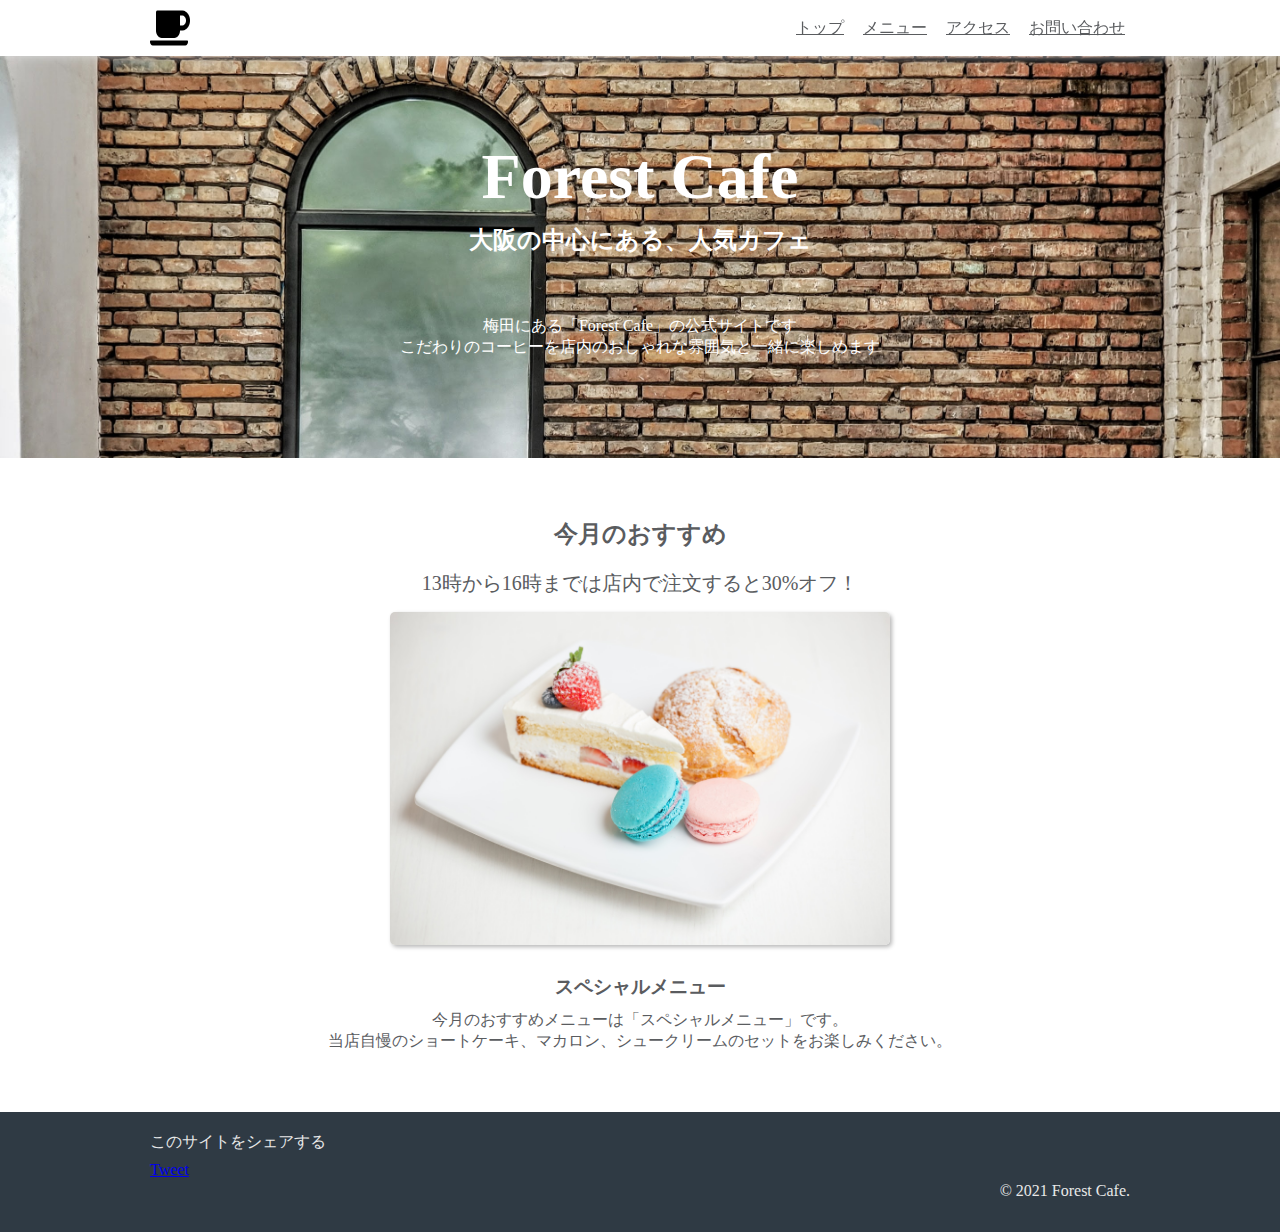
<file: index.html>
<!doctype html>

<html lang="ja">
	<head>
		<meta charset="UTF-8">
	    <title>Forest Cafe | トップページ</title>
	    <meta name="viewport" content="width=device-width, initial-scale=1">
	    <link rel="stylesheet" type="text/css" href="./css/common.css">
	    <link rel="stylesheet" type="text/css" href="./css/index.css">
	    <link rel="stylesheet" type="text/css" href="./css/responsive.css">
	</head>

	<body>
	    <div class="header">
	    	<div class ="container">
	    		<div class="header-left">
	    			<img class="header-logo" src="images/coffee.jpg" alt="Coffee">
	    		</div>
	    		<div class="header-right">
	    			<a href="index.html">トップ</a>
	    			<a href="menu.html">メニュー</a>
	    			<a href="access.html">アクセス</a>
	    			<a href="contact.html">お問い合わせ</a>
	    		</div>
	    		<div class="clear"></div>
	    	</div>
	    </div>
	    <div class="main-visual">
	    	<div class="container">
	    		<h1 class="top-title">Forest Cafe</h1>
	    		<h2 class="top-subtitle">大阪の中心にある、人気カフェ</h2>
	    		<p class="top-text">
	    			梅田にある「Forest Cafe」の公式サイトです
	    			<br>
	    			こだわりのコーヒーを店内のおしゃれな雰囲気と一緒に楽しめます
	    		</p>
	    	</div>
	    </div>
	    <div class="main">
	    	<div class="container">
	    		<h2>今月のおすすめ</h2>
	    		<p class="time" id="discount"></p>
	    		<img class="main-image" alt="specialmenu" src="images/special.jpeg">
	    		<h3>スペシャルメニュー</h3>
	    		<p>
	    			今月のおすすめメニューは「スペシャルメニュー」です。
	    			<br>
	    			当店自慢のショートケーキ、マカロン、シュークリームのセットをお楽しみください。
	    		</p>
	    	</div>
	    </div>
	    <div class="footer">
	    	<div class="container">
	    		<div class=footer-left>
	    			<p>このサイトをシェアする</p>
	    			<a href="https://twitter.com/share?ref_src=twsrc%5Etfw" class="twitter-share-button" data-text="Forest Cafe" data-show-count="false">Tweet</a><script async src="https://platform.twitter.com/widgets.js" charset="utf-8"></script>
	    		</div>
	    		<div class="footer-right">
	    			&copy; 2021 Forest Cafe.
	    		</div>
	    		<div class="clear"></div>
	    	</div>
	    </div>
	    <script src="script.js"></script>
	</body>
</html>
</file>
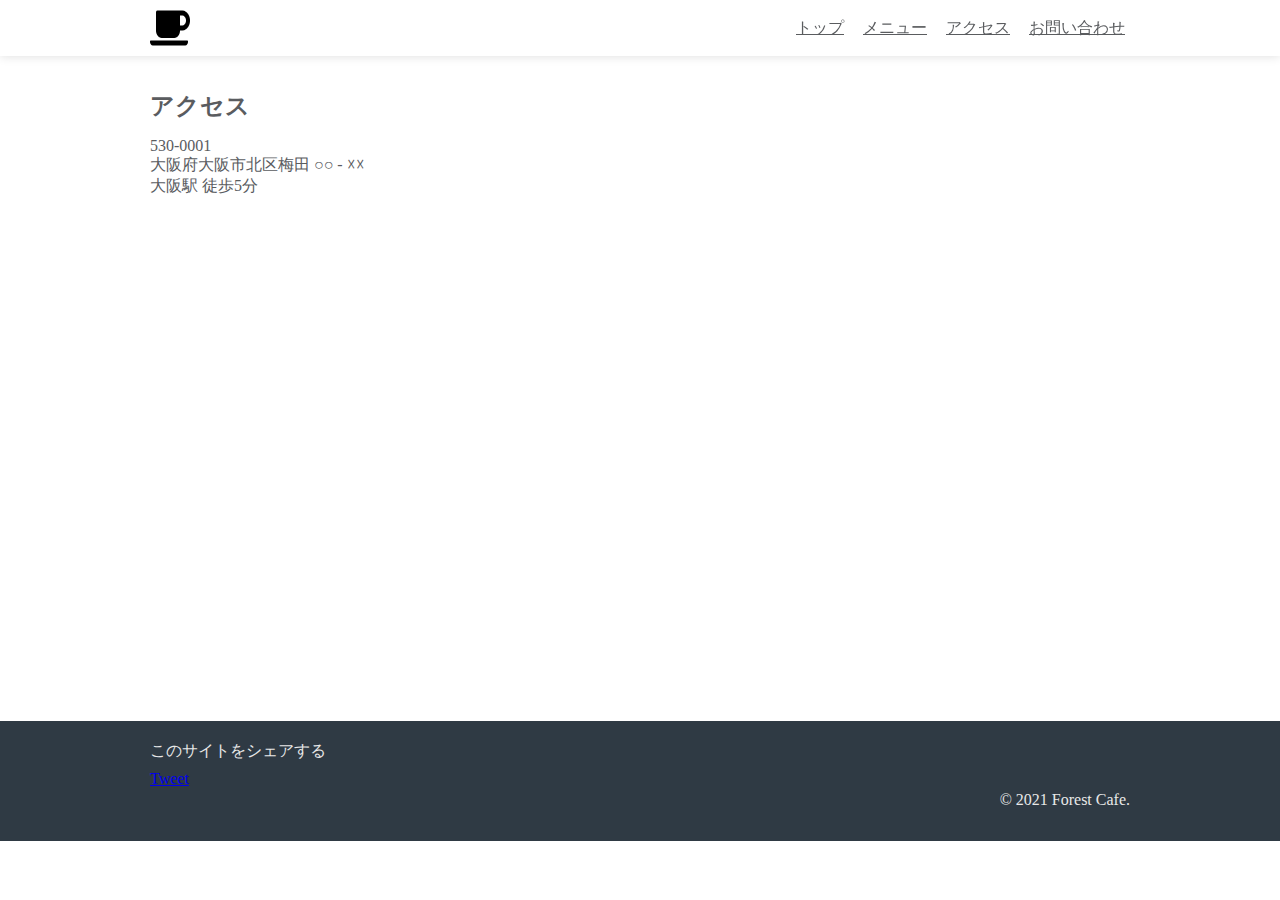
<file: access.html>
<!doctype html>

<html lang="ja">
	<head>
		<meta charset="UTF-8">
	    <title>Forest Cafe | アクセス</title>
	    <meta name="viewport" content="width=device-width, initial-scale=1">
	    <link rel="stylesheet" type="text/css" href="./css/common.css">
	    <link rel="stylesheet" type="text/css" href="./css/access.css">
	    <link rel="stylesheet" type="text/css" href="./css/responsive.css">
	</head>

	<body>
	    <div class="header">
	    	<div class ="container">
	    		<div class="header-left">
	    			<img class="header-logo" src="images/coffee.jpg" alt="Coffee">
	    		</div>
	    		<div class="header-right">
	    			<a href="index.html">トップ</a>
	    			<a href="menu.html">メニュー</a>
	    			<a href="access.html">アクセス</a>
	    			<a href="contact.html">お問い合わせ</a>
	    		</div>
	    		<div class="clear"></div>
	    	</div>
	    </div>
	    <div class="access">
	    	<div class="container">
	    		<h2 class="access-title">アクセス</h2>
	    		<p class="access-text">
	    			530-0001
	    			<br>
	    			大阪府大阪市北区梅田 ○○ - ☓☓
	    			<br>
	    			大阪駅 徒歩5分
	    		</p>
	    		<div class="google-map">
	    			<iframe src="https://www.google.com/maps/embed?pb=!1m18!1m12!1m3!1d3280.1066533760604!2d135.493761915483!3d34.70248979062981!2m3!1f0!2f0!3f0!3m2!1i1024!2i768!4f13.1!3m3!1m2!1s0x6000e68d95e3a70b%3A0x1baec822e859c84a!2z5aSn6Ziq6aeF!5e0!3m2!1sja!2sjp!4v1638961978655!5m2!1sja!2sjp" width="600" height="450" style="border:0;" allowfullscreen="" loading="lazy"></iframe>
	    		</div>
	    	</div>
	    </div>
	    <div class="footer">
	    	<div class="container">
	    		<div class=footer-left>
	    			<p>このサイトをシェアする</p>
	    			<a href="https://twitter.com/share?ref_src=twsrc%5Etfw" class="twitter-share-button" data-text="Forest Cafe" data-show-count="false">Tweet</a><script async src="https://platform.twitter.com/widgets.js" charset="utf-8"></script>
	    		</div>
	    		<div class="footer-right">
	    			&copy; 2021 Forest Cafe.
	    		</div>
	    		<div class="clear"></div>
	    	</div>
	    </div>
	</body>
</html>
</file>
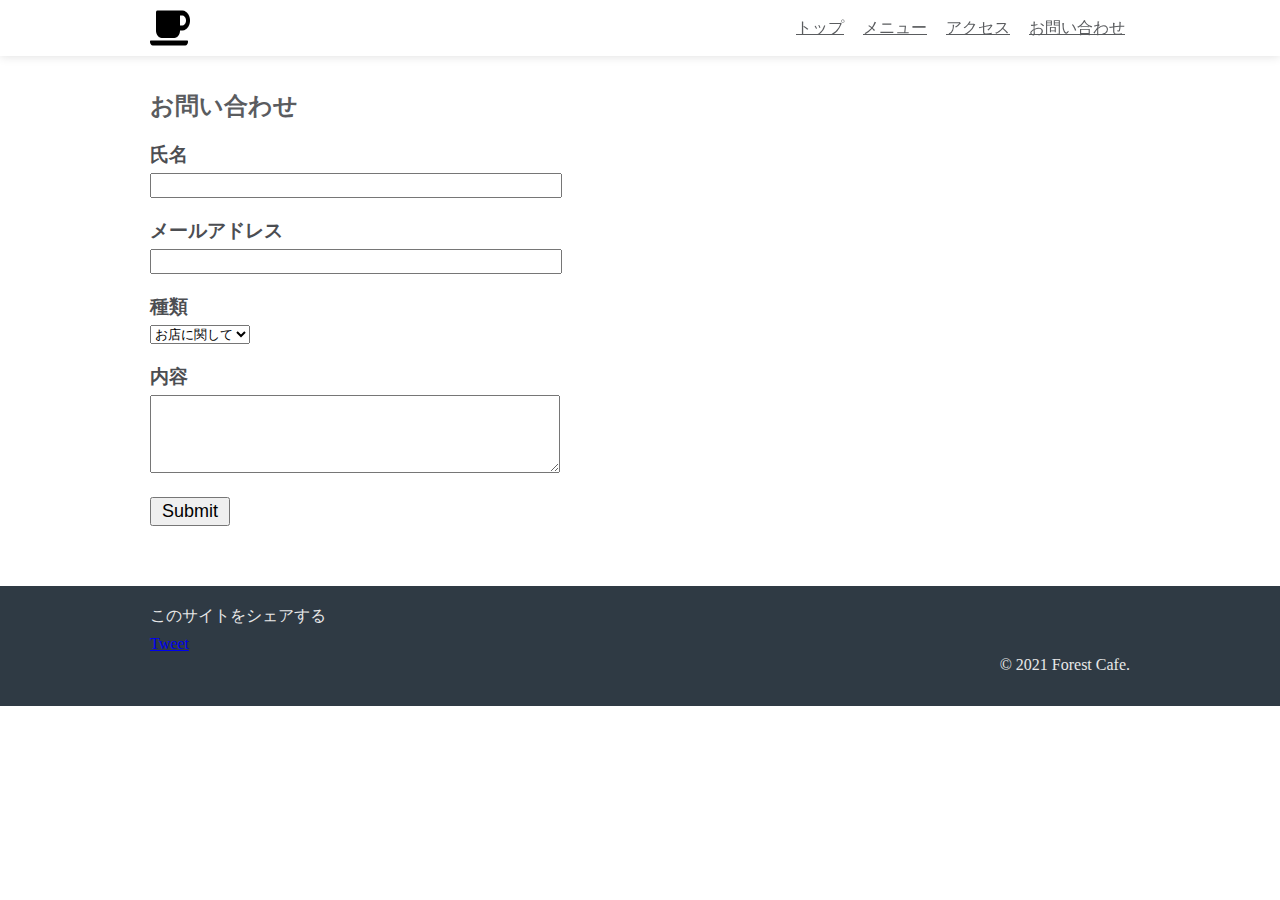
<file: contact.html>
<!doctype html>

<html lang="ja">
	<head>
		<meta charset="UTF-8">
	    <title>Forest Cafe | お問い合わせ</title>
	    <meta name="viewport" content="width=device-width, initial-scale=1">
	     <link rel="stylesheet" type="text/css" href="./css/common.css">
	    <link rel="stylesheet" type="text/css" href="./css/contact.css">
	    <link rel="stylesheet" type="text/css" href="./css/responsive.css">
	</head>

	<body>
	    <div class="header">
	    	<div class ="container">
	    		<div class="header-left">
	    			<img class="header-logo" src="images/coffee.jpg" alt="Coffee">
	    		</div>
	    		<div class="header-right">
	    			<a href="index.html">トップ</a>
	    			<a href="menu.html">メニュー</a>
	    			<a href="access.html">アクセス</a>
	    			<a href="contact.html">お問い合わせ</a>
	    		</div>
	    		<div class="clear"></div>
	    	</div>
	    </div>
	    <div class="contact">
	    	<div class="container">
	    		<h2 class="contact-title">お問い合わせ</h2>
	    		<form class="contact-form">
	    			<h3>氏名</h3>
	    			<input type="text">
	    			<h3>メールアドレス</h3>
	    			<input type="email">
	    			<h3>種類</h3>
	    			<select>
	    				<option>お店に関して</option>
	    				<option>採用に関して</option>
	    				<option>その他</option>
	    			</select>
	    			<h3>内容</h3>
	    			<textarea rows="4"></textarea>
	    			<br>
	    			<input type="submit" class="submit-button">
	    		</form>
	    	</div>
	    </div>
	    <div class="footer">
	    	<div class="container">
	    		<div class=footer-left>
	    			<p>このサイトをシェアする</p>
	    			<a href="https://twitter.com/share?ref_src=twsrc%5Etfw" class="twitter-share-button" data-text="Forest Cafe" data-show-count="false">Tweet</a><script async src="https://platform.twitter.com/widgets.js" charset="utf-8"></script>
	    		</div>
	    		<div class="footer-right">
	    			&copy; 2021 Forest Cafe.
	    		</div>
	    		<div class="clear"></div>
	    	</div>
	    </div>
	</body>
</html>
</file>
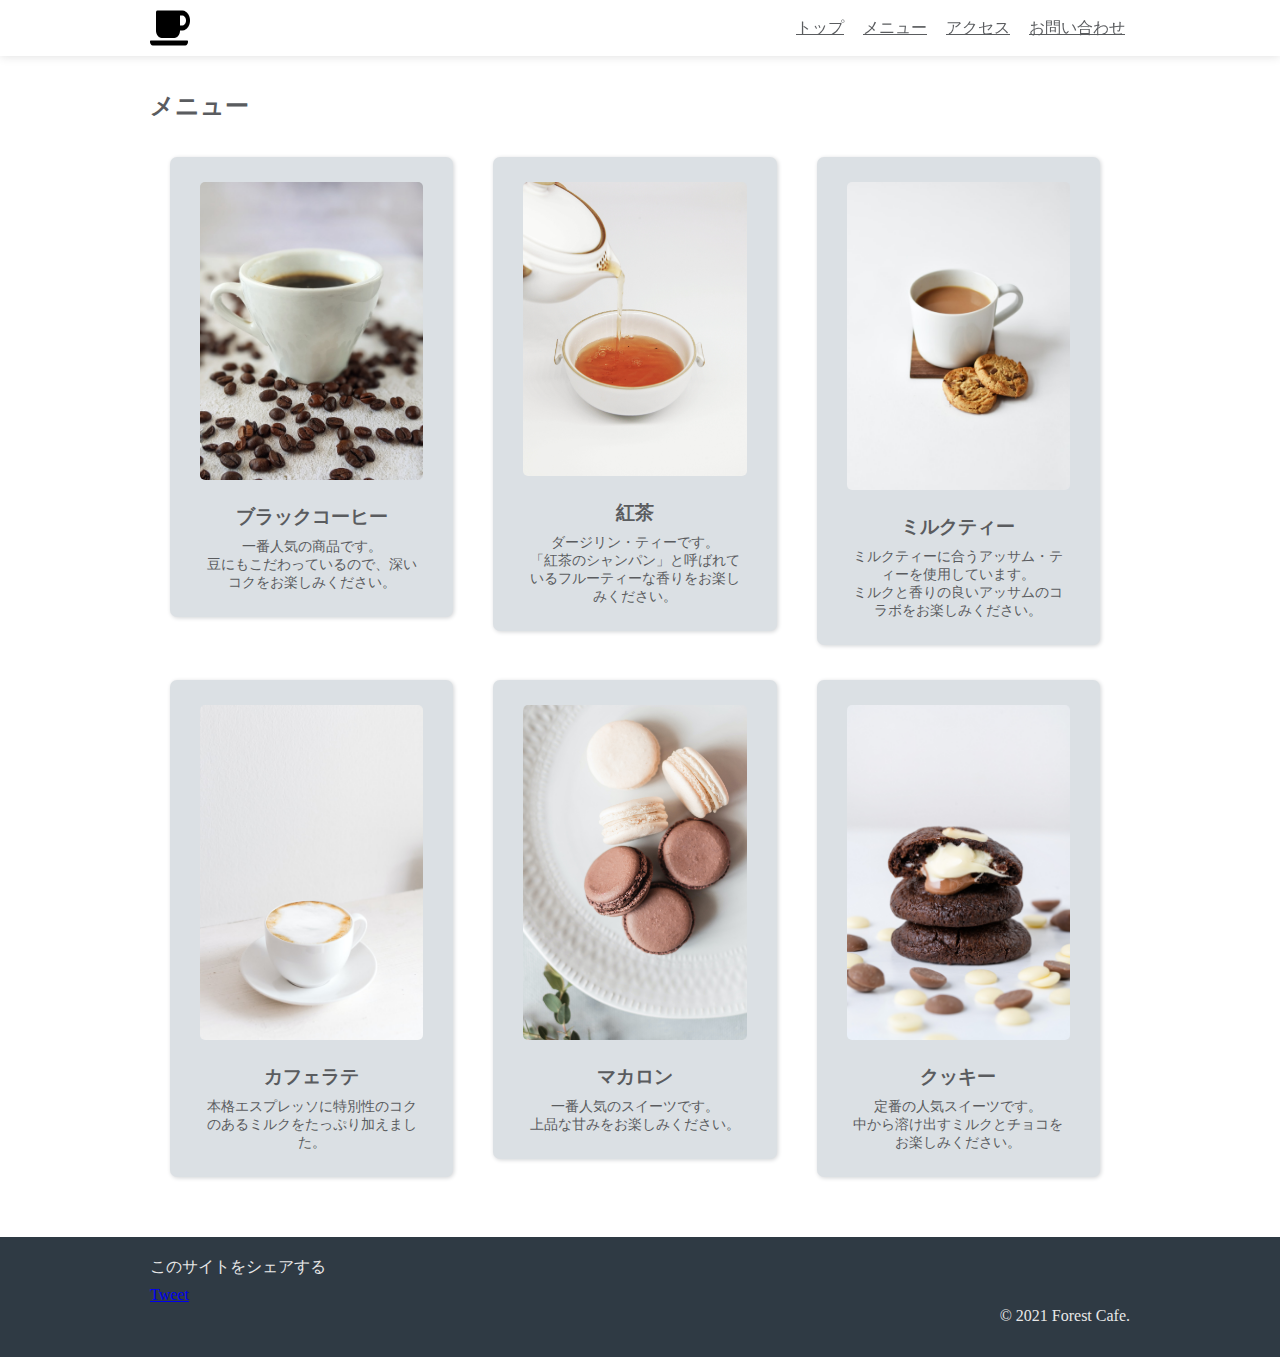
<file: menu.html>
<!doctype html>

<html lang="ja">
	<head>
		<meta charset="UTF-8">
	    <title>Forest Cafe | メニュー</title>
	    <meta name="viewport" content="width=device-width, initial-scale=1">
	    <link rel="stylesheet" type="text/css" href="./css/common.css">
	    <link rel="stylesheet" type="text/css" href="./css/menu.css">
	    <link rel="stylesheet" type="text/css" href="./css/responsive.css">
	</head>

	<body>
	    <div class="header">
	    	<div class ="container">
	    		<div class="header-left">
	    			<img class="header-logo" src="images/coffee.jpg" alt="Coffee">
	    		</div>
	    		<div class="header-right">
	    			<a href="index.html">トップ</a>
	    			<a href="menu.html">メニュー</a>
	    			<a href="access.html">アクセス</a>
	    			<a href=contact.html>お問い合わせ</a>
	    		</div>
	    		<div class="clear"></div>
	    	</div>
	    </div>
	    <div class="menu">
	    	<div class="container">
	    		<h2>メニュー</h2>
	    		<div class="menu-card-wrapper">
	    			<div class="menu-card">
	    				<div class="menu-card-inner">
	    					<img class="menu-image" src="images/blackcoffee.jpeg" alt="ブラックコーヒー">
	    					<h3 class="menu-title">ブラックコーヒー</h3>
	    					<p class="menu-text">
	    						一番人気の商品です。
	    						<br>
	    						豆にもこだわっているので、深いコクをお楽しみください。
	    					</p>
	    				</div>
	    			</div>
	    			<div class="menu-card">
	    				<div class="menu-card-inner">
	    					<img class="menu-image" src="images/tea.jpg" alt="紅茶">
	    					<h3 class="menu-title">紅茶</h3>
	    					<p class="menu-text">
	    						ダージリン・ティーです。
	    						<br>
	    						「紅茶のシャンパン」と呼ばれているフルーティーな香りをお楽しみください。
	    					</p>
	    				</div>
	    			</div>
	    			<div class="menu-card">
	    				<div class="menu-card-inner">
	    					<img class="menu-image" src="images/milktea.jpeg" alt="ミルクティー">
	    					<h3 class="menu-title">ミルクティー</h3>
	    					<p class="menu-text">
	    						ミルクティーに合うアッサム・ティーを使用しています。
	    						<br>
	    						ミルクと香りの良いアッサムのコラボをお楽しみください。
	    					</p>
	    				</div>
	    			</div>
	    			<div class="menu-card">
	    				<div class="menu-card-inner">
	    					<img class="menu-image" src="images/cafelate.jpeg" alt="カフェラテ">
	    					<h3 class="menu-title">カフェラテ</h3>
	    					<p class="menu-text">
	    						本格エスプレッソに特別性のコクのあるミルクをたっぷり加えました。
	    					</p>
	    				</div>
	    			</div>
	    			<div class="menu-card">
	    				<div class="menu-card-inner">
	    					<img class="menu-image" src="images/macaroons.jpg" alt="マカロン">
	    					<h3 class="menu-title">マカロン</h3>
	    					<p class="menu-text">
	    						一番人気のスイーツです。
	    						<br>
	    						上品な甘みをお楽しみください。
	    					</p>
	    				</div>
	    			</div>
	    			<div class="menu-card">
	    				<div class="menu-card-inner">
	    					<img class="menu-image" src="images/cookie.jpg" alt="クッキー">
	    					<h3 class="menu-title">クッキー</h3>
	    					<p class="menu-text">
	    						定番の人気スイーツです。
	    						<br>
	    						中から溶け出すミルクとチョコをお楽しみください。
	    					</p>
	    				</div>
	    			</div>
	    		</div>
	    	</div>
	    </div>
	    <div class="footer">
	    	<div class="container">
	    		<div class=footer-left>
	    			<p>このサイトをシェアする</p>
	    			<a href="https://twitter.com/share?ref_src=twsrc%5Etfw" class="twitter-share-button" data-text="Forest Cafe" data-show-count="false">Tweet</a><script async src="https://platform.twitter.com/widgets.js" charset="utf-8"></script>
	    		</div>
	    		<div class="footer-right">
	    			&copy; 2021 Forest Cafe.
	    		</div>
	    		<div class="clear"></div>
	    	</div>
	    </div>
	</body>
</html>
</file>
<file: css/common.css>
@charset "utf-8";

* {
	margin: 0;
	padding: 0;
}

.container {
	max-width: 980px;
	padding: 0 30px;
	margin-left: auto;
	margin-right: auto;
}

.header {
	height: 56px;
	width: 100%;
	box-shadow: 0 0 10px #dddddd;
	background-color: white;
	position: fixed;
	top: 0;
}

.header-left {
	float: left;
}

.header-right {
	float: right;
}

.clear {
	clear: both;
}

.header-logo{
	width: 40px;
	height: 40px;
	margin-top: 8px;
}

.header-right a {
	line-height: 56px;
	color: #5a5c5f;
	margin-left: 5px;
	font-size: 16px;
	padding: 16px 5px;
}

.header-right a:hover {
	background-color: #e2f1ff;
	transition: background-color 0.5s;
}

.footer {
	height: 100px;
	background-color: #2f3a44;
	color: #e8e8e8;
	padding-top: 20px;
}

.footer-left {
	float: left;
}

.footer-right {
	float: right;
	padding-top: 50px;
}

.clear {
	clear: both;
}

.footer-left p {
	margin-bottom: 8px;
}
</file>
<file: css/index.css>
@charset "utf-8";

.main-visual {
	padding-top: 140px;
	padding-bottom: 100px;
	background-image: url("../images/cafe.jpg");
	background-size: cover;
	color: #ffffff;
	text-align: center;
}

.top-title {
	font-size: 64px;
	margin-bottom: 10px;
}

.top-subtitle {
	font-size: 24px;
	margin-bottom: 60px;
}

.main {
	padding: 60px 0;
	color: #5a5c5f;
	text-align: center;
}

.main h2 {
	margin-bottom: 20px;
}

.main-image {
	width: 500px;
	margin-bottom: 25px;
	box-shadow: 2px 2px 4px #b7b7b7;
	border-radius: 5px;
}

.main h3 {
	margin-bottom: 10px;
}

.time {
	font-size: 20px;
	margin-bottom: 15px;
}
</file>
<file: css/responsive.css>
@charset "utf-8";

@media ( max-width : 1024px) {
	.main-visual {
		padding-top: 120px;
		padding-bottom: 80px;
	}

	.top-title {
		font-size: 60px;
	}

	.menu-card {
		width: 50%;
	}
}

@media (max-width: 670px) {
	.header-left {
		display: none;
	}

	.header-right {
		float: none;
		text-align: center;
	}

	.header-right a {
		font-size: 14px;
	}

	.top-subtitle {
	font-size: 22px;
}

	.main {
		padding: 60px 0;
	}

	.main-image {
	 width: 280px;
	}

	.main p {
		font-size: 13px;
	}

	.footer-right {
		padding-top: 20px;
	}

	.menu-card {
		width: 100%;
	}

	.google-map iframe {
		width: 100%;
	}

	.contact input, .contact textarea {
		width: 100%;
	}
}
</file>
<file: css/access.css>
@charset "utf-8";

.access {
	padding: 90px 0px 60px;
	color: #5a5c5f;
}

.access-title {
	margin-bottom: 15px;
}

.access-text {
	margin-bottom: 10px;
}
</file>
<file: css/contact.css>
@charset "utf-8";

.contact {
	padding: 90px 0px 60px;
	color: #5a5c5f;
}

.contact-title {
	margin-bottom: 15px;
}

.contact-form h3 {
	margin-top: 20px;
	margin-bottom: 5px;
	color: #4c4e52;
}

input, textarea {
	font-size: 15px;
	width: 400px;
	padding: 2px 4px;
}

.submit-button {
	margin-top: 20px;
	font-size: 18px;
	width: 80px;
}
</file>
<file: css/menu.css>
@charset "utf-8";

.menu {
	padding: 90px 0 60px;
	color: #5a5c5f;
}

.menu-card {
	width: 33%;
	margin-top: 35px;
}

.menu-card-inner {
	padding: 25px 30px;
	background-color: #dbe0e4;
	border-radius: 7px;
	box-shadow: 1px 1px 4px #d2d4d6;
	text-align: center;
	margin: 0 20px;
}

.menu-image {
	width: 100%;
	margin-bottom: 20px;
	border-radius: 5px;
}

.menu-title {
	margin-bottom: 8px;
}

.menu-text {
	font-size: 14px;
}

.menu-card-wrapper {
	display: flex;
	flex-wrap: wrap;
}
</file>
